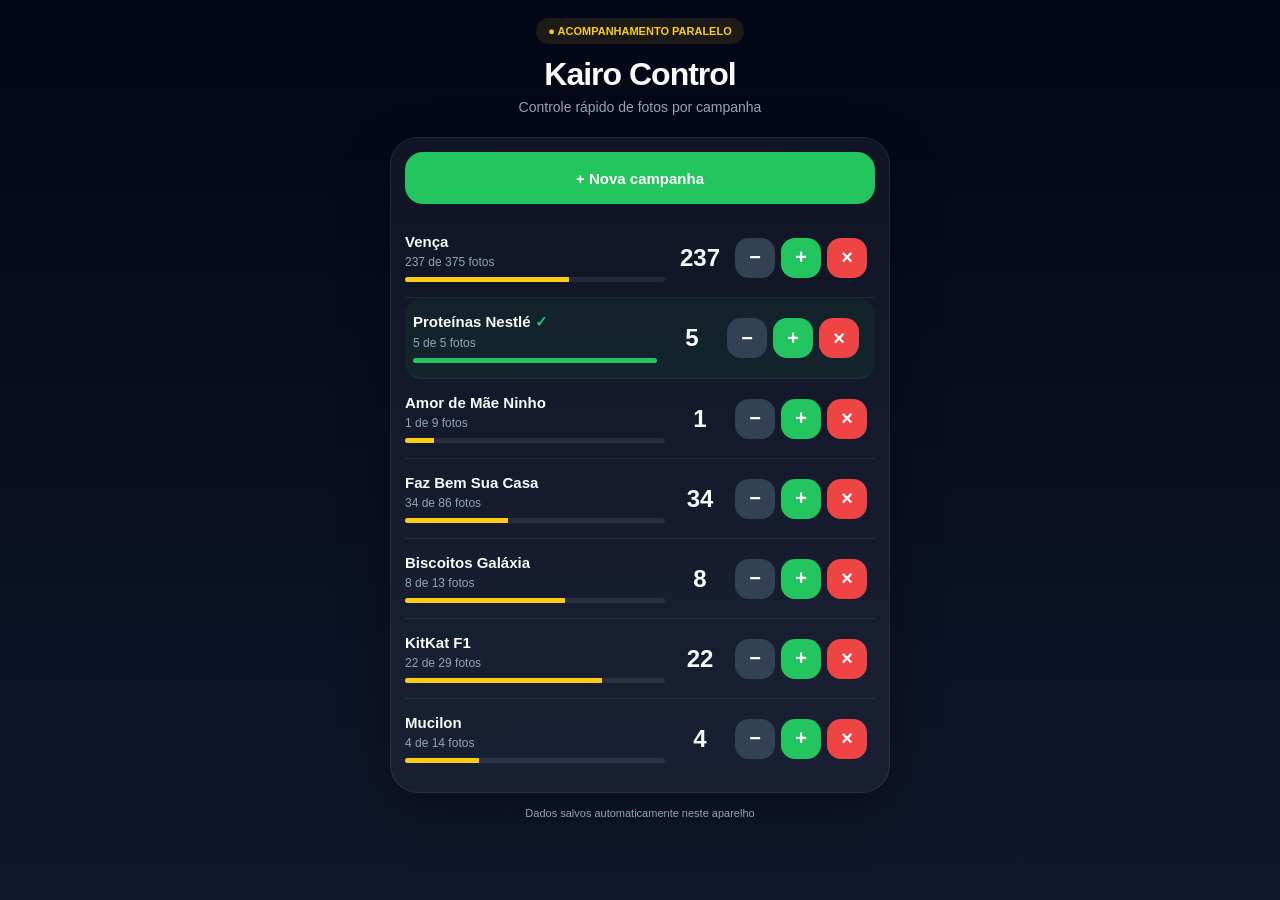
<file: index.html>
<!DOCTYPE html>
<html lang="pt-BR">
<head>
  <meta charset="UTF-8">
  <meta name="viewport" content="width=device-width, initial-scale=1.0">
  <title>Kairo Control</title>

  <link rel="stylesheet" href="style.css">
</head>

<body>

  <div class="app">

    <header class="header">

      <div class="badge">
        ● ACOMPANHAMENTO PARALELO
      </div>

      <h1>Kairo Control</h1>

      <p>
        Controle rápido de fotos por campanha
      </p>

    </header>

    <main class="panel">

      <button
        class="new-btn"
        onclick="openModal()">

        + Nova campanha

      </button>

      <div id="campaigns"></div>

    </main>

    <footer>
      Dados salvos automaticamente neste aparelho
    </footer>

  </div>

  <div class="modal" id="modal">

    <div class="modal-box">

      <div class="modal-top">

        <div>
          <h2>Nova campanha</h2>
          <span>
            Adicione campanhas rapidamente
          </span>
        </div>

        <button
          class="close-btn"
          onclick="closeModal()">

          ×

        </button>

      </div>

      <label>
        Nome da campanha
      </label>

      <input
        id="campaignName"
        placeholder="Ex: KitKat F1"
      >

      <label>
        Meta de fotos
      </label>

      <input
        id="campaignGoal"
        type="number"
        placeholder="Ex: 29"
      >

      <button
        class="save-btn"
        onclick="saveCampaign()">

        Salvar campanha

      </button>

    </div>

  </div>

  <script src="app.js"></script>

</body>
</html>
</file>
<file: style.css>
:root{
  --bg:#070b12;
  --card:#111827;
  --line:rgba(255,255,255,.08);
  --text:#f8fafc;
  --muted:#94a3b8;
  --green:#22c55e;
  --red:#ef4444;
  --yellow:#facc15;
}

*{
  margin:0;
  padding:0;
  box-sizing:border-box;
  -webkit-tap-highlight-color:transparent;
}

body{
  min-height:100vh;

  font-family:
  -apple-system,
  BlinkMacSystemFont,
  "Segoe UI",
  sans-serif;

  background:
  linear-gradient(
    180deg,
    #020617,
    #0f172a
  );

  color:var(--text);

  padding:18px;
}

.app{
  max-width:500px;
  margin:0 auto;
}

.header{
  text-align:center;
  margin-bottom:22px;
}

.badge{
  display:inline-block;

  padding:7px 12px;

  border-radius:999px;

  background:
  rgba(250,204,21,.10);

  color:var(--yellow);

  font-size:11px;
  font-weight:800;

  margin-bottom:12px;
}

h1{
  font-size:32px;
  letter-spacing:-1px;
}

.header p{
  color:var(--muted);
  margin-top:6px;
  font-size:14px;
}

.panel{
  background:
  rgba(255,255,255,.05);

  border:
  1px solid var(--line);

  border-radius:28px;

  padding:14px;

  box-shadow:
  0 20px 50px rgba(0,0,0,.35);
}

.new-btn{
  width:100%;
  height:52px;

  border:0;
  border-radius:18px;

  background:var(--green);

  color:white;

  font-size:15px;
  font-weight:800;

  cursor:pointer;

  margin-bottom:14px;
}

.row{
  display:grid;

  grid-template-columns:
  1fr 50px 140px;

  gap:10px;

  align-items:center;

  padding:15px 0;

  border-bottom:
  1px solid var(--line);
}

.row:last-child{
  border-bottom:none;
}

.info{
  min-width:0;
}

.name{
  font-size:15px;
  font-weight:800;

  white-space:nowrap;
  overflow:hidden;
  text-overflow:ellipsis;
}

.meta{
  margin-top:5px;
  color:var(--muted);
  font-size:12px;
}

.progress{
  width:100%;
  height:5px;

  margin-top:8px;

  background:
  rgba(255,255,255,.08);

  border-radius:999px;

  overflow:hidden;
}

.bar{
  height:100%;
  background:var(--yellow);
}

.done .bar{
  background:var(--green);
}

.count{
  text-align:center;

  font-size:24px;
  font-weight:900;
}

.actions{
  display:flex;
  gap:6px;
}

.actions button{
  width:40px;
  height:40px;

  border:0;
  border-radius:14px;

  color:white;

  font-size:20px;
  font-weight:900;

  cursor:pointer;
}

.minus{
  background:#334155;
}

.plus{
  background:var(--green);
}

.delete{
  background:var(--red);
}

.done{
  background:
  rgba(34,197,94,.06);

  border-radius:18px;

  padding-left:8px;
  padding-right:8px;
}

.done .name::after{
  content:" ✓";
  color:var(--green);
}

footer{
  text-align:center;

  margin-top:14px;

  color:var(--muted);

  font-size:11px;
}

.modal{
  position:fixed;
  inset:0;

  background:
  rgba(0,0,0,.65);

  display:none;

  align-items:center;
  justify-content:center;

  padding:18px;
}

.modal.active{
  display:flex;
}

.modal-box{
  width:100%;
  max-width:430px;

  background:#0f172a;

  border:
  1px solid var(--line);

  border-radius:28px;

  padding:20px;
}

.modal-top{
  display:flex;

  justify-content:space-between;

  gap:12px;

  margin-bottom:20px;
}

.modal-top span{
  color:var(--muted);
  font-size:13px;
}

.close-btn{
  width:40px;
  height:40px;

  border:0;
  border-radius:14px;

  background:#1e293b;

  color:white;

  font-size:24px;

  cursor:pointer;
}

label{
  display:block;

  margin-top:14px;
  margin-bottom:8px;

  font-size:13px;
  font-weight:800;
}

input{
  width:100%;
  height:50px;

  border:
  1px solid var(--line);

  background:#020617;

  border-radius:16px;

  padding:0 14px;

  color:white;

  font-size:15px;

  outline:none;
}

.save-btn{
  width:100%;
  height:52px;

  margin-top:20px;

  border:0;
  border-radius:18px;

  background:var(--green);

  color:white;

  font-size:15px;
  font-weight:900;

  cursor:pointer;
}

@media(max-width:390px){

  .row{
    grid-template-columns:
    1fr 45px 135px;
  }

}
</file>
